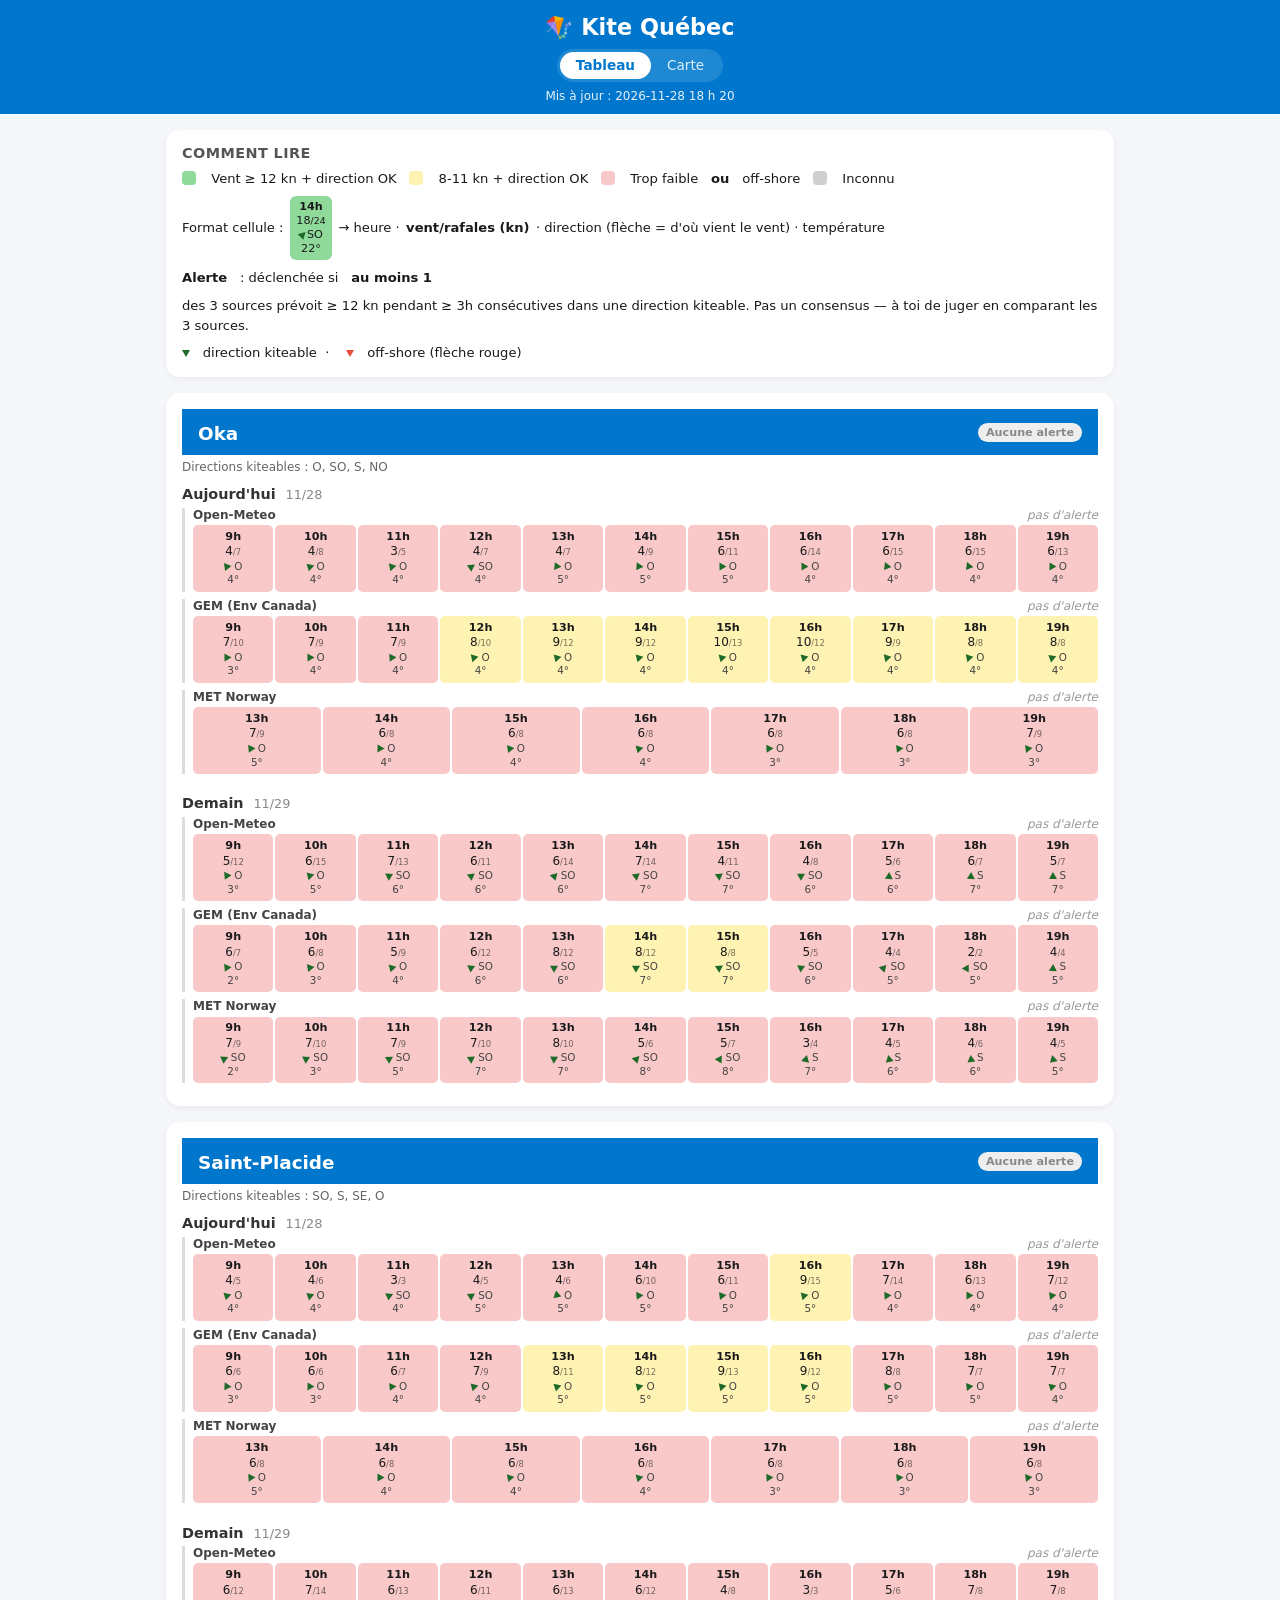
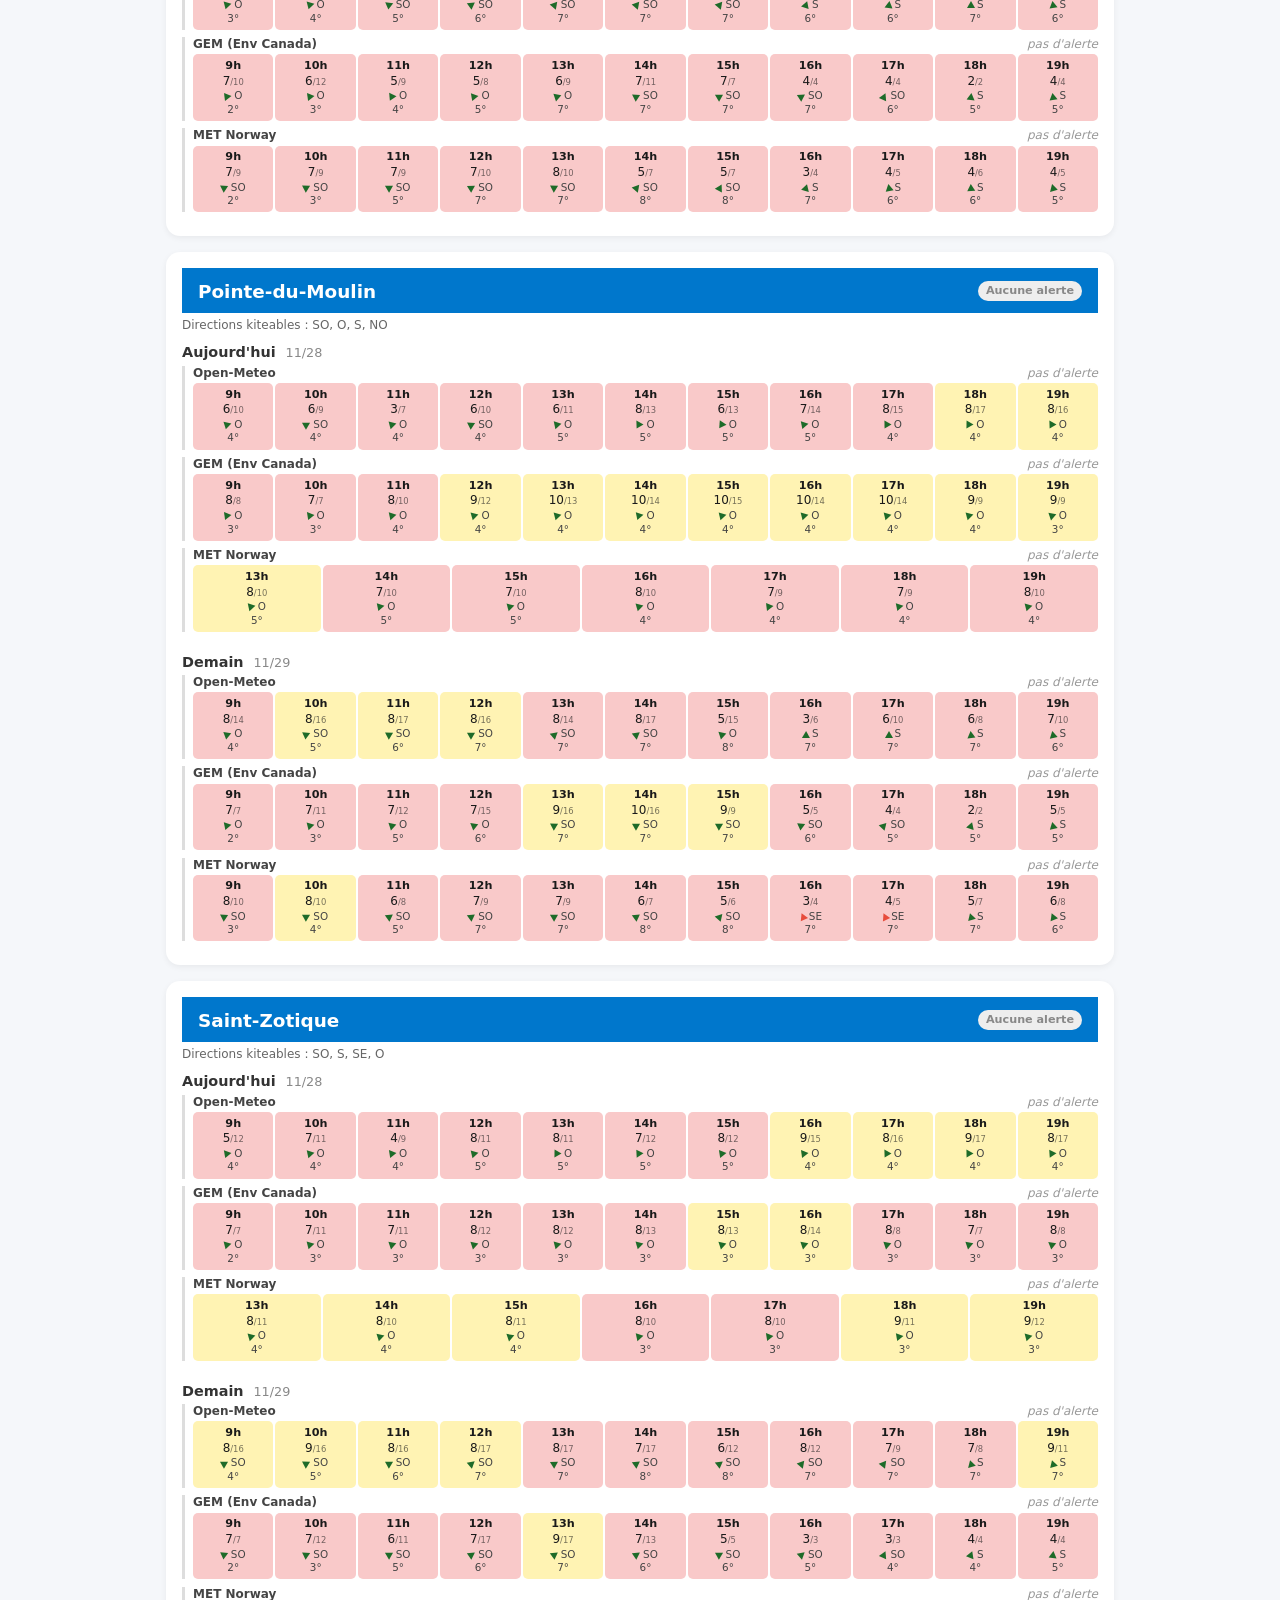
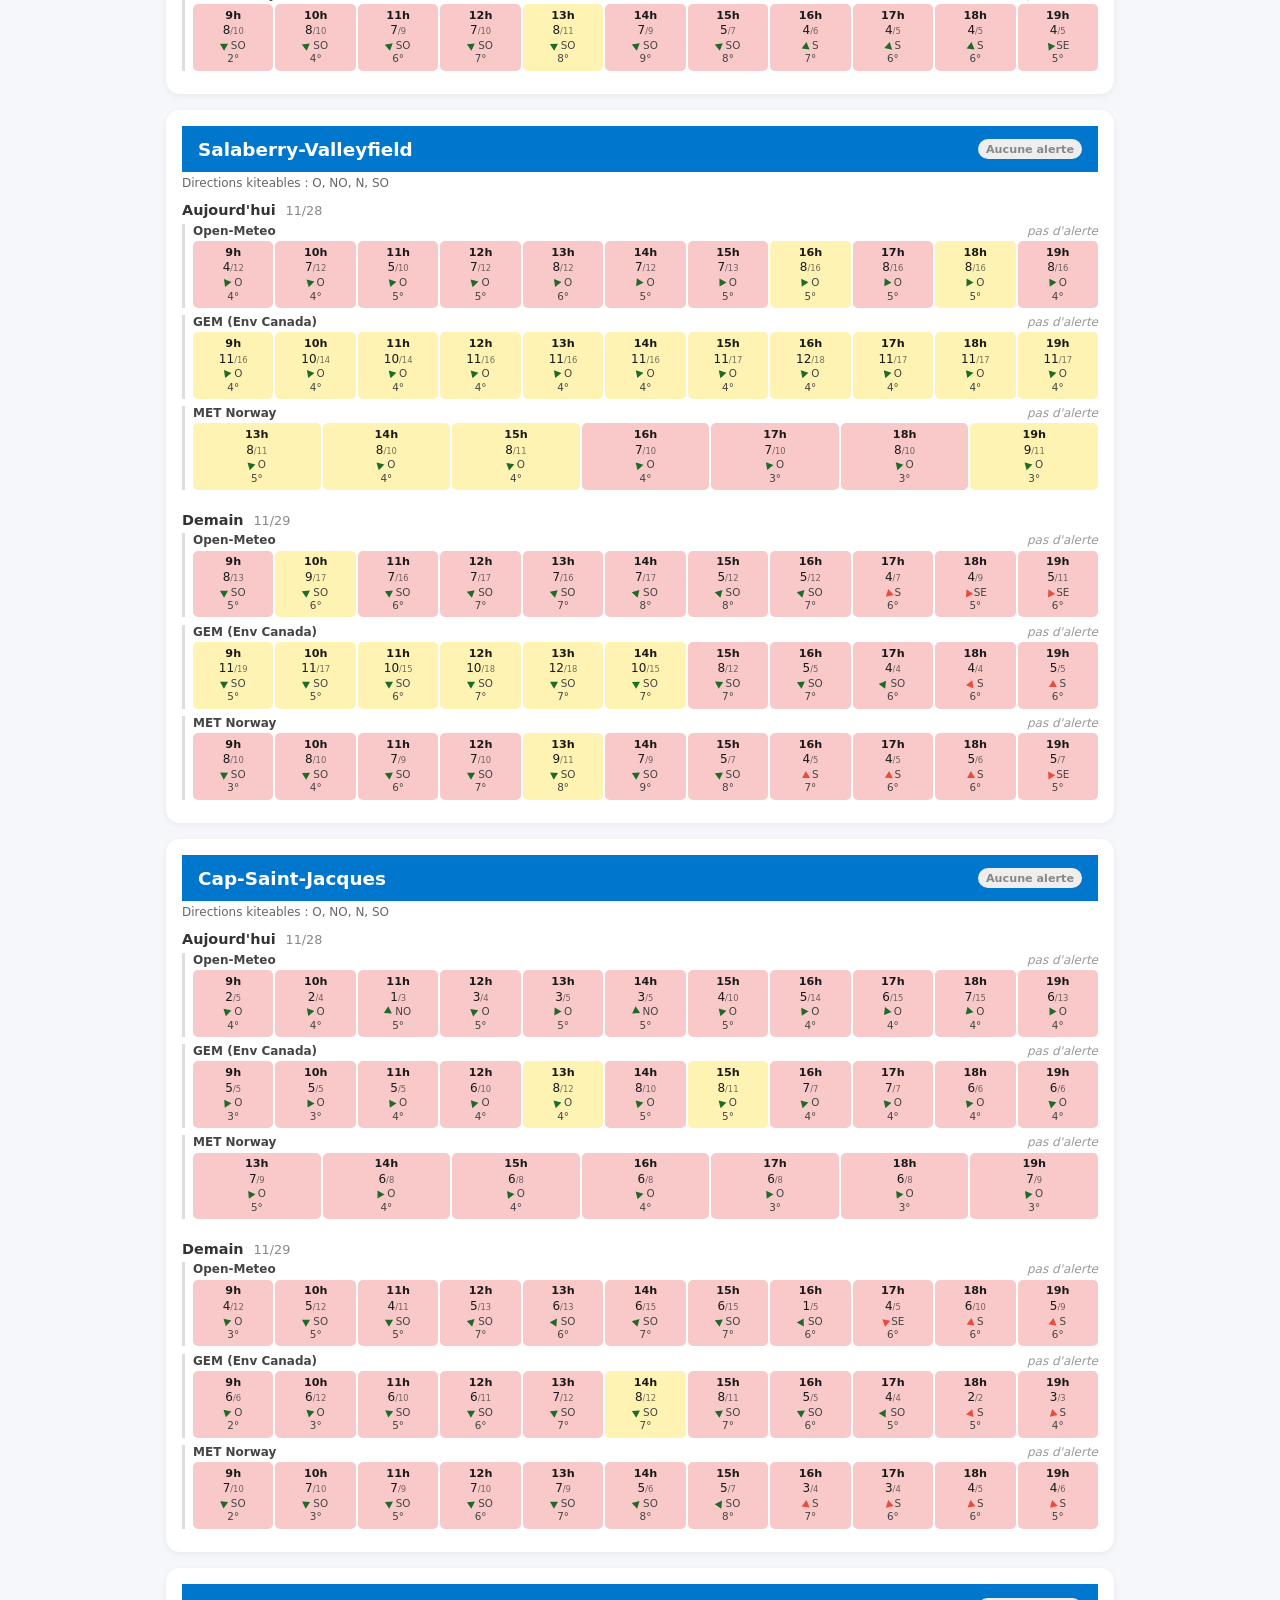
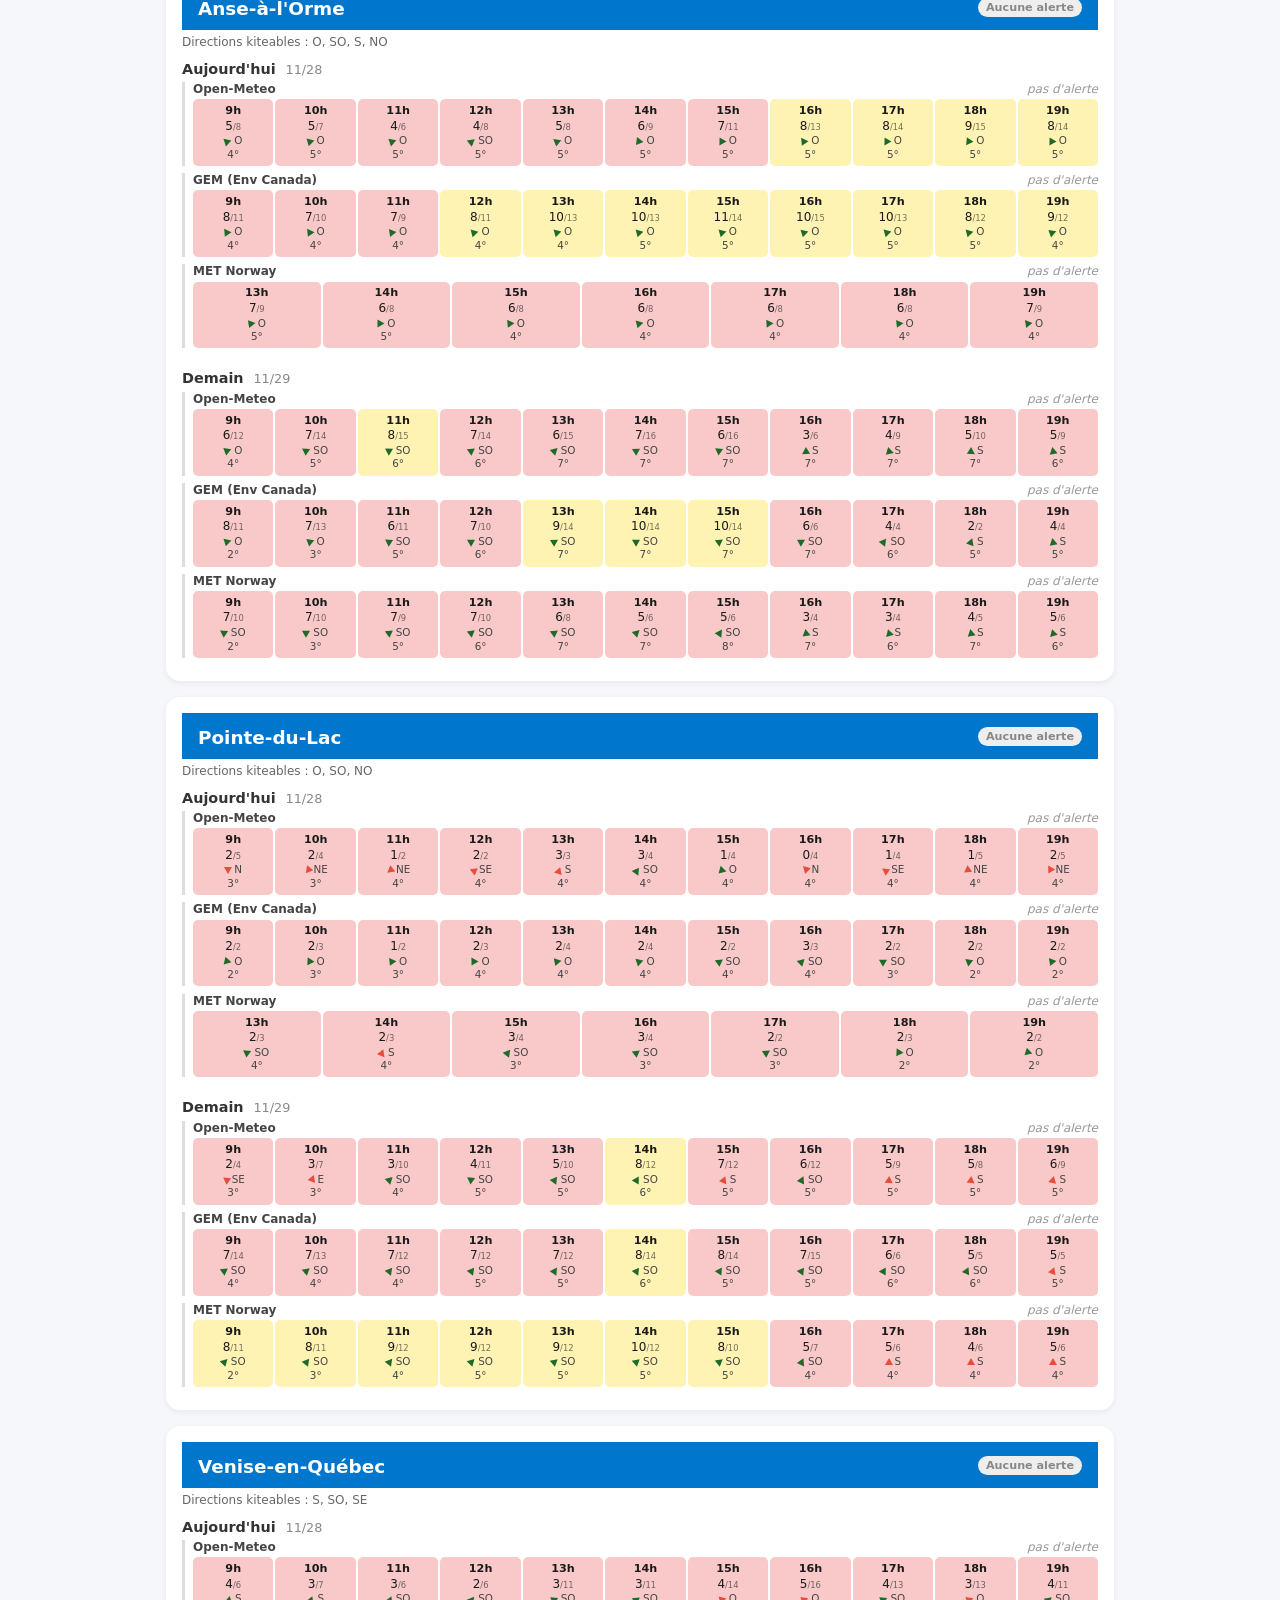
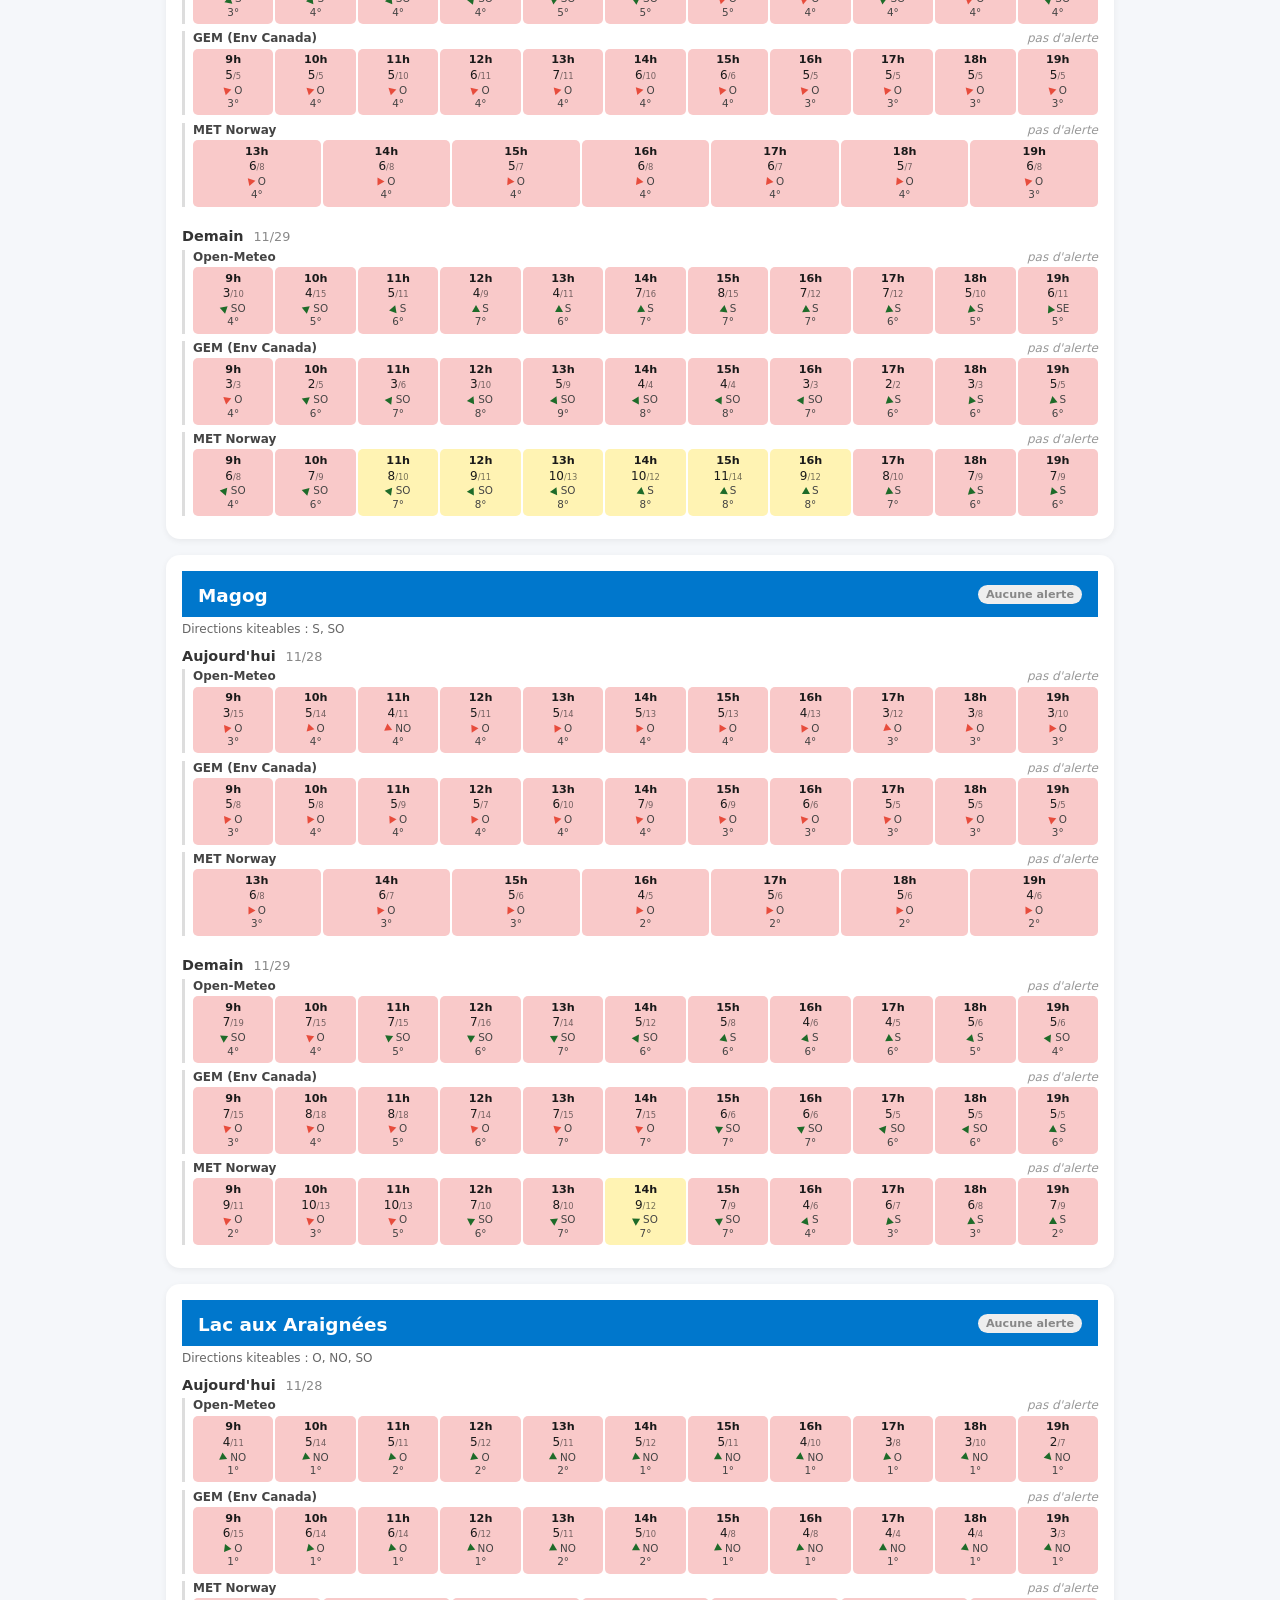
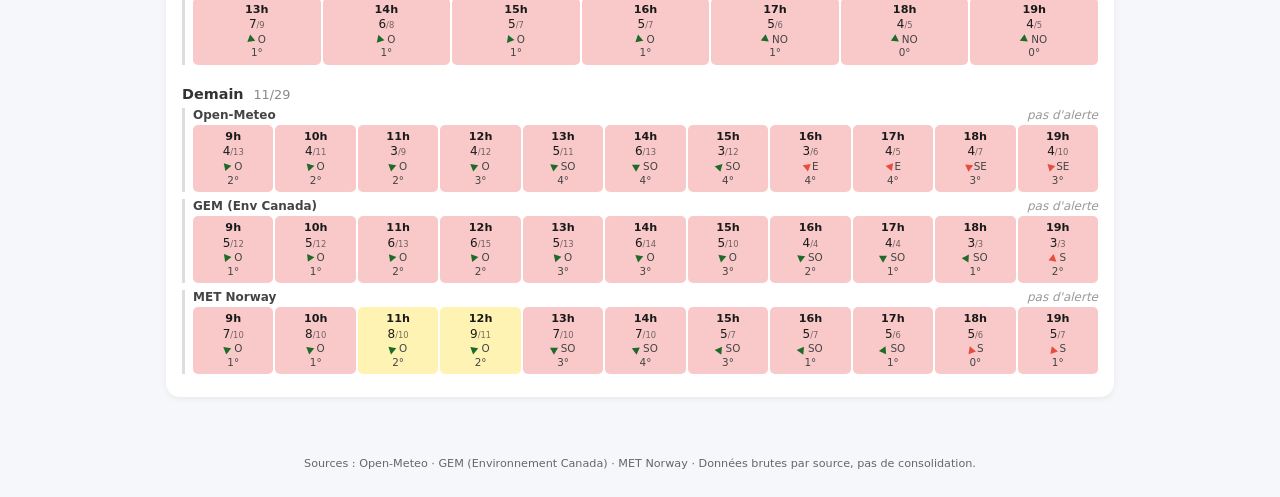
<file: docs/index.html>
<!DOCTYPE html>
<html lang="fr">
<head>
  <meta charset="UTF-8">
  <meta name="viewport" content="width=device-width, initial-scale=1.0, viewport-fit=cover">
  <title>Kite Québec — Tableau</title>
  <link rel="manifest" href="manifest.json">
  <meta name="theme-color" content="#0077cc">
  <meta name="apple-mobile-web-app-capable" content="yes">
  <meta name="apple-mobile-web-app-status-bar-style" content="black-translucent">
  <meta name="apple-mobile-web-app-title" content="Kite QC">
  <link rel="stylesheet" href="style.css">
</head>
<body>
  <header>
    <h1>🪁 Kite Québec</h1>
    <nav>
      <a href="index.html" class="active">Tableau</a>
      <a href="map.html">Carte</a>
    </nav>
    <p id="generated">Chargement...</p>
  </header>

  <main>
    <section class="legend-panel">
      <h2>Comment lire</h2>
      <div class="legend-grid">
        <div class="legend-row">
          <span class="swatch alert"></span> Vent ≥ 12 kn + direction OK
          <span class="swatch marginal"></span> 8-11 kn + direction OK
          <span class="swatch low"></span> Trop faible <b>ou</b> off-shore
          <span class="swatch unknown"></span> Inconnu
        </div>
        <div class="legend-row legend-format">
          Format cellule :
          <span class="demo-hour">
            <span class="time">14h</span>
            <span class="wind">18<small>/24</small></span>
            <span class="dir"><span class="arrow ok" style="--rot:225deg"></span>SO</span>
            <span class="temp">22°</span>
          </span>
          → heure · <b>vent/rafales (kn)</b> · direction (flèche = d'où vient le vent) · température
        </div>
        <div class="legend-row">
          <b>Alerte</b> : déclenchée si <b>au moins 1</b> des 3 sources prévoit ≥ 12 kn pendant ≥ 3h consécutives dans une direction kiteable. Pas un consensus — à toi de juger en comparant les 3 sources.
        </div>
        <div class="legend-row">
          <span class="arrow ok" style="--rot:0deg"></span> direction kiteable &nbsp;·&nbsp;
          <span class="arrow bad" style="--rot:0deg"></span> off-shore (flèche rouge)
        </div>
      </div>
    </section>
    <section id="spots"></section>
  </main>

  <footer>
    <p>Sources : Open-Meteo · GEM (Environnement Canada) · MET Norway · Données brutes par source, pas de consolidation.</p>
  </footer>

  <script src="app.js"></script>
</body>
</html>
</file>
<file: docs/style.css>
* { box-sizing: border-box; }

body {
  font-family: -apple-system, BlinkMacSystemFont, "SF Pro Text", system-ui, sans-serif;
  margin: 0;
  background: #f5f7fa;
  color: #1a1a1a;
  padding-bottom: env(safe-area-inset-bottom);
}

header {
  background: #0077cc;
  color: white;
  padding: 0.85rem 1rem 0.7rem;
  padding-top: calc(0.85rem + env(safe-area-inset-top));
  text-align: center;
}
header h1 { margin: 0; font-size: 1.4rem; }

nav {
  margin-top: 0.5rem;
  display: flex;
  justify-content: center;
  background: rgba(255,255,255,0.12);
  border-radius: 999px;
  padding: 3px;
  width: fit-content;
  margin-left: auto;
  margin-right: auto;
}
nav a {
  color: rgba(255,255,255,0.85);
  text-decoration: none;
  padding: 0.35rem 1rem;
  font-size: 0.85rem;
  border-radius: 999px;
}
nav a.active { background: white; color: #0077cc; font-weight: 600; }
nav a:hover:not(.active) { background: rgba(255,255,255,0.15); }
header > p { margin: 0.45rem 0 0; font-size: 0.75rem; opacity: 0.9; }

main { padding: 1rem; max-width: 980px; margin: 0 auto; }

/* Legend */
.legend-panel {
  background: white;
  border-radius: 14px;
  padding: 0.9rem 1rem;
  margin-bottom: 1rem;
  box-shadow: 0 2px 6px rgba(0,0,0,0.06);
  font-size: 0.82rem;
}
.legend-panel h2 {
  margin: 0 0 0.5rem;
  font-size: 0.9rem;
  text-transform: uppercase;
  letter-spacing: 0.03em;
  color: #555;
}
.legend-grid { display: flex; flex-direction: column; gap: 0.5rem; }
.legend-row { display: flex; flex-wrap: wrap; gap: 0.5rem 0.8rem; align-items: center; line-height: 1.5; }
.legend-row.legend-format { gap: 0.4rem; }
.swatch {
  display: inline-block;
  width: 14px; height: 14px;
  border-radius: 4px;
  vertical-align: middle;
  margin-right: 0.15rem;
}
.swatch.alert    { background: #8fda9b; }
.swatch.marginal { background: #fff3b3; }
.swatch.low      { background: #f9c9c9; }
.swatch.unknown  { background: #cfcfcf; }

.demo-hour {
  display: inline-flex;
  flex-direction: column;
  align-items: center;
  background: #8fda9b;
  border-radius: 6px;
  padding: 0.25rem 0.4rem;
  font-size: 0.7rem;
  line-height: 1.25;
}
.demo-hour .time { font-weight: 700; }

/* Spot cards */
.spot {
  background: white;
  border-radius: 14px;
  padding: 1rem;
  margin-bottom: 1rem;
  box-shadow: 0 2px 6px rgba(0,0,0,0.06);
  scroll-margin-top: 1rem;
}
.spot-head {
  display: flex;
  justify-content: space-between;
  align-items: flex-start;
  gap: 0.5rem;
  margin-bottom: 0.3rem;
}
.spot-head h2 { margin: 0; font-size: 1.15rem; }
.alert-pills { display: flex; flex-wrap: wrap; gap: 0.3rem; }
.alert-pill {
  font-size: 0.7rem;
  padding: 0.2rem 0.5rem;
  border-radius: 999px;
  font-weight: 600;
}
.alert-pill.active { background: #d4f5db; color: #1e6b29; }
.alert-pill.silent { background: #eee; color: #888; }

.dirs { margin: 0 0 0.75rem; font-size: 0.75rem; color: #666; }

.days { display: flex; flex-direction: column; gap: 0.9rem; }
.day-label {
  font-weight: 600;
  margin-bottom: 0.35rem;
  font-size: 0.9rem;
  color: #333;
}
.day-label .date { color: #888; font-weight: 400; margin-left: 0.3rem; font-size: 0.8rem; }

/* Source rows: one per data source per day */
.source-row {
  margin-bottom: 0.45rem;
  border-left: 3px solid #ddd;
  padding-left: 0.5rem;
}
.source-row.source-active { border-left-color: #2ecc40; }
.source-label {
  display: flex;
  justify-content: space-between;
  align-items: baseline;
  margin-bottom: 0.2rem;
  font-size: 0.75rem;
}
.src-name { font-weight: 600; color: #444; }
.src-alert { color: #1e6b29; font-weight: 600; }
.src-quiet { color: #999; font-style: italic; }

.hours {
  display: grid;
  grid-template-columns: repeat(auto-fit, minmax(58px, 1fr));
  gap: 2px;
}
.hour {
  padding: 0.3rem 0.2rem;
  border-radius: 5px;
  font-size: 0.7rem;
  display: flex;
  flex-direction: column;
  align-items: center;
  line-height: 1.3;
  text-align: center;
  cursor: help;
}
.hour.alert    { background: #c6f2c9; }
.hour.marginal { background: #fff3b3; }
.hour.low      { background: #f9c9c9; }
.hour.unknown  { background: #e0e0e0; }

.hour .time { font-weight: 700; }
.hour .wind { font-size: 0.75rem; }
.hour .wind small { opacity: 0.6; font-size: 0.7em; }
.hour .dir {
  display: inline-flex;
  align-items: center;
  gap: 2px;
  font-size: 0.65rem;
  color: #444;
}
.hour .temp { font-size: 0.65rem; color: #444; }

/* Wind-from arrow. Triangle points where the wind is going. */
.arrow {
  display: inline-block;
  width: 0; height: 0;
  border-left: 4px solid transparent;
  border-right: 4px solid transparent;
  border-bottom: 7px solid #444;
  transform: rotate(calc(var(--rot) + 180deg));
  transform-origin: center;
}
.arrow.bad { border-bottom-color: #e74c3c; }
.arrow.ok  { border-bottom-color: #1e6b29; }

.empty { padding: 0.5rem; font-size: 0.75rem; color: #888; }

footer {
  padding: 1rem;
  text-align: center;
  font-size: 0.7rem;
  color: #666;
}

/* Map */
#map {
  height: 62vh;
  border-radius: 14px;
  box-shadow: 0 2px 6px rgba(0,0,0,0.06);
  margin-bottom: 1rem;
}
.kite-pin {
  width: 28px; height: 28px;
  border: 3px solid white;
  border-radius: 50%;
  box-shadow: 0 2px 4px rgba(0,0,0,0.35);
}
.kite-pin.alert  { background: #2ecc40; }
.kite-pin.quiet  { background: #aaa; }
.kite-pin.urgent {
  background: #2ecc40;
  box-shadow: 0 0 0 4px rgba(46,204,64,0.35), 0 2px 4px rgba(0,0,0,0.35);
  border-color: #ffeb3b;
}
.leaflet-popup-content { margin: 0.7rem 0.9rem; font-family: inherit; font-size: 0.85rem; line-height: 1.4; }
.leaflet-popup-content h3 { margin: 0 0 0.35rem; font-size: 1rem; }
.leaflet-popup-content .pop-day {
  padding: 0.25rem 0;
  border-top: 1px solid #eee;
}
.leaflet-popup-content .pop-day:first-of-type { border-top: none; }
.leaflet-popup-content .pop-src {
  display: block;
  margin-left: 0.5rem;
  font-size: 0.78rem;
  color: #555;
}
.leaflet-popup-content .pop-src.hit { color: #1e6b29; font-weight: 600; }
.leaflet-popup-content a {
  display: inline-block;
  margin-top: 0.5rem;
  color: #0077cc;
  font-weight: 600;
  text-decoration: none;
}
</file>
